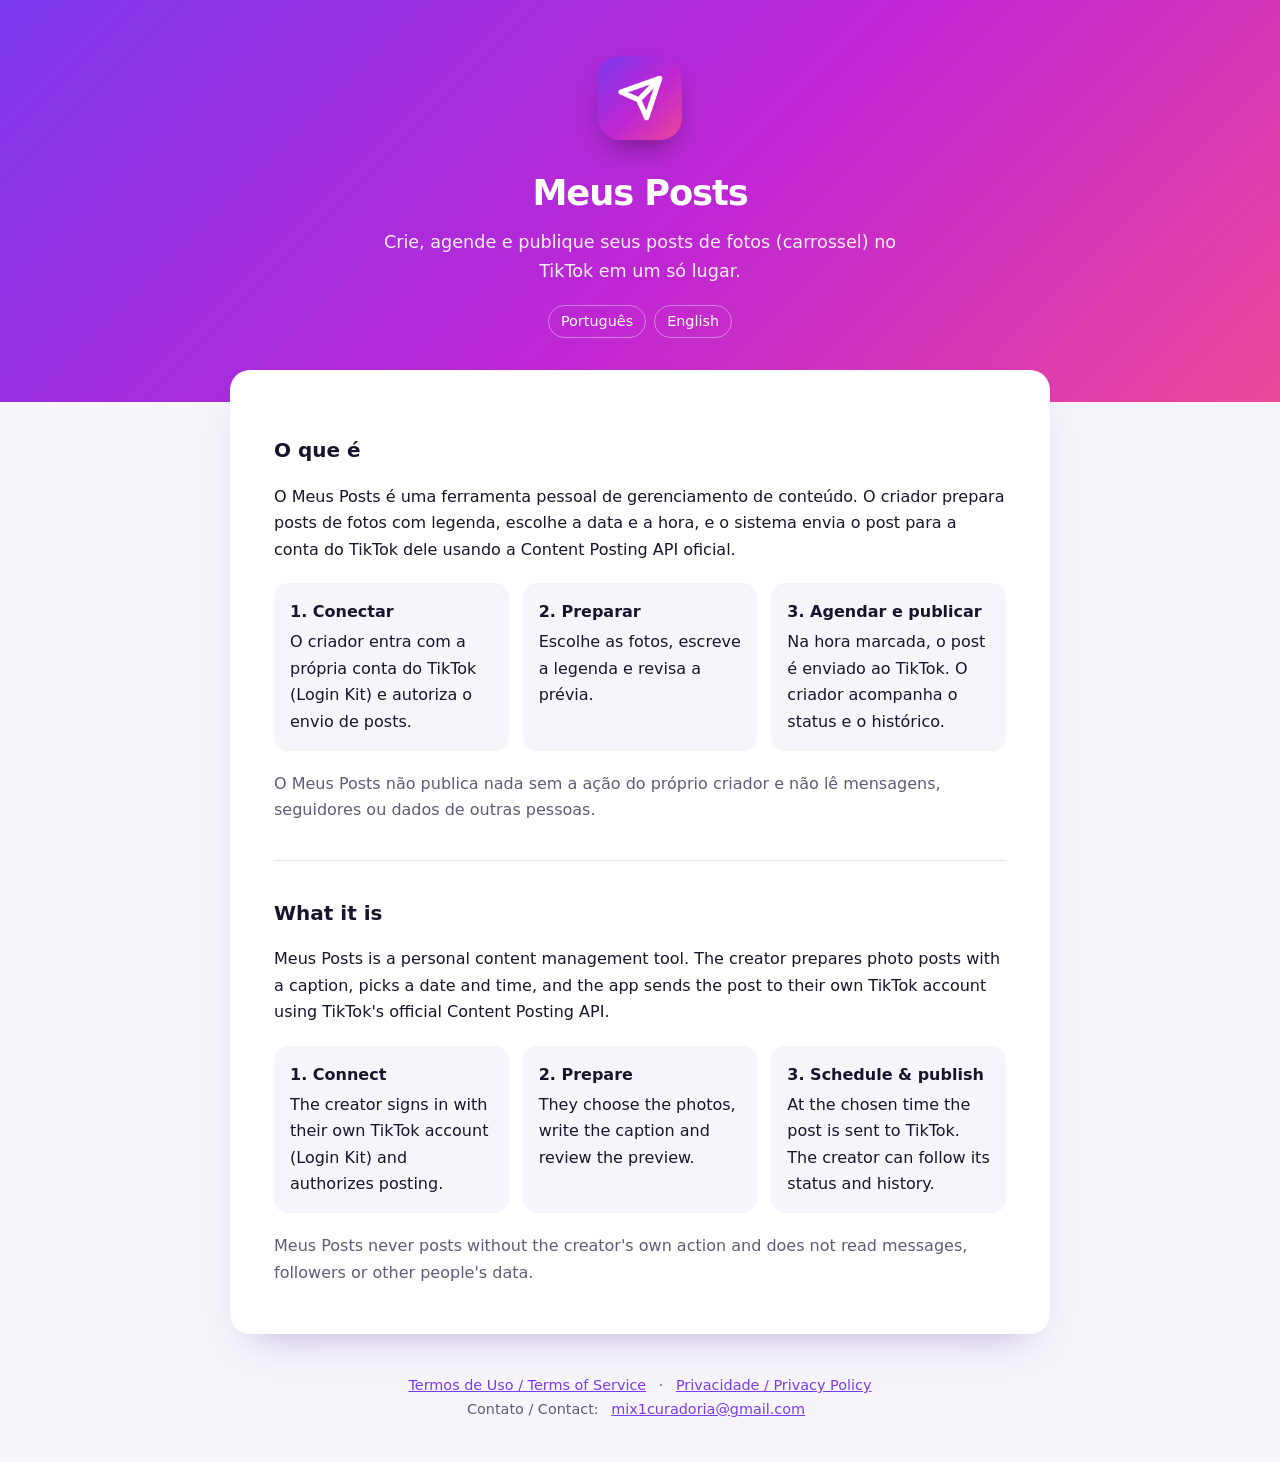
<file: index.html>
<!doctype html>
<html lang="pt-BR">
<head>
<meta charset="utf-8"><meta name="viewport" content="width=device-width, initial-scale=1">
<title>Meus Posts</title>
<meta name="description" content="Meus Posts: crie, agende e publique seus posts do TikTok em um só lugar.">
<link rel="icon" href="icone.png"><link rel="stylesheet" href="estilo.css">
</head>
<body>
<header>
  <img src="icone.png" alt="Meus Posts">
  <h1>Meus Posts</h1>
  <p>Crie, agende e publique seus posts de fotos (carrossel) no TikTok em um só lugar.</p>
  <div class="idiomas"><a href="#pt">Português</a><a href="#en">English</a></div>
</header>
<main>
  <section id="pt">
    <h2>O que é</h2>
    <p>O Meus Posts é uma ferramenta pessoal de gerenciamento de conteúdo. O criador prepara posts de fotos com legenda,
       escolhe a data e a hora, e o sistema envia o post para a conta do TikTok dele usando a Content Posting API oficial.</p>
    <div class="cards">
      <div class="card"><b>1. Conectar</b>O criador entra com a própria conta do TikTok (Login Kit) e autoriza o envio de posts.</div>
      <div class="card"><b>2. Preparar</b>Escolhe as fotos, escreve a legenda e revisa a prévia.</div>
      <div class="card"><b>3. Agendar e publicar</b>Na hora marcada, o post é enviado ao TikTok. O criador acompanha o status e o histórico.</div>
    </div>
    <p class="suave">O Meus Posts não publica nada sem a ação do próprio criador e não lê mensagens, seguidores ou dados de outras pessoas.</p>
  </section>
  <hr>
  <section id="en" lang="en">
    <h2>What it is</h2>
    <p>Meus Posts is a personal content management tool. The creator prepares photo posts with a caption, picks a date and time,
       and the app sends the post to their own TikTok account using TikTok's official Content Posting API.</p>
    <div class="cards">
      <div class="card"><b>1. Connect</b>The creator signs in with their own TikTok account (Login Kit) and authorizes posting.</div>
      <div class="card"><b>2. Prepare</b>They choose the photos, write the caption and review the preview.</div>
      <div class="card"><b>3. Schedule &amp; publish</b>At the chosen time the post is sent to TikTok. The creator can follow its status and history.</div>
    </div>
    <p class="suave">Meus Posts never posts without the creator's own action and does not read messages, followers or other people's data.</p>
  </section>
</main>
<footer><a href="termos.html">Termos de Uso / Terms of Service</a> · <a href="privacidade.html">Privacidade / Privacy Policy</a><br>Contato / Contact: <a href="mailto:mix1curadoria@gmail.com">mix1curadoria@gmail.com</a></footer>
</body>
</html>
</file>
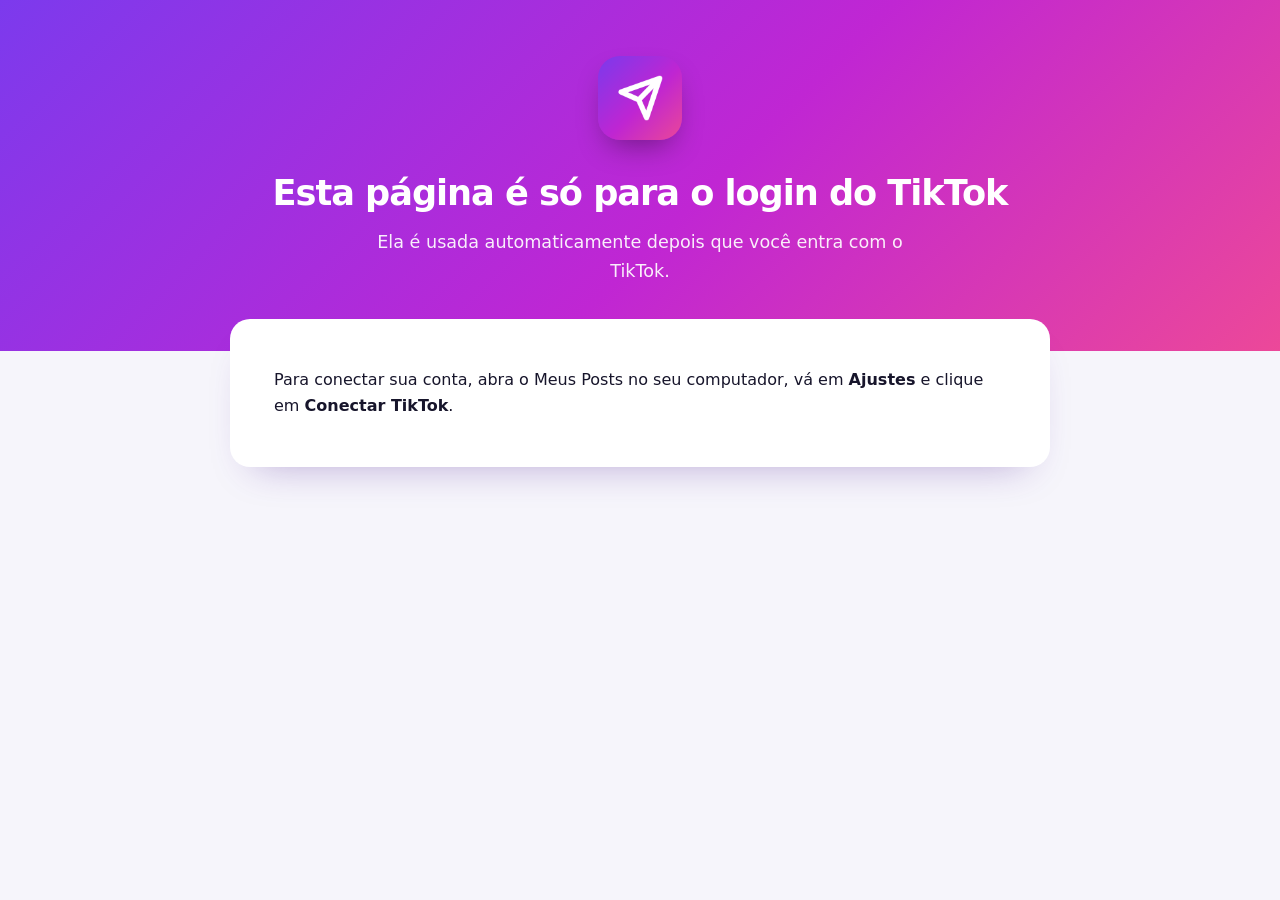
<file: callback.html>
<!doctype html>
<html lang="pt-BR">
<head>
<meta charset="utf-8"><meta name="viewport" content="width=device-width, initial-scale=1">
<title>Conectando… · Meus Posts</title>
<link rel="icon" href="icone.png"><link rel="stylesheet" href="estilo.css">
</head>
<body>
<header>
  <img src="icone.png" alt="Meus Posts">
  <h1>Conectando ao Meus Posts…</h1>
  <p>Voltando para o sistema no seu computador.</p>
</header>
<main>
  <p>Se nada acontecer em alguns segundos, confira se o Meus Posts está aberto no seu computador e
     <a id="link" href="#">clique aqui</a>.</p>
</main>
<script>
  // O TikTok devolve o login aqui; repassamos para o sistema que roda no computador do usuário.
  var q = new URLSearchParams(location.search);
  if (!q.get('code') && !q.get('error')) {
    // Aberta direto, sem vir do login do TikTok: não há nada para repassar.
    document.querySelector('h1').textContent = 'Esta página é só para o login do TikTok';
    document.querySelector('header p').textContent = 'Ela é usada automaticamente depois que você entra com o TikTok.';
    document.querySelector('main').innerHTML = '<p>Para conectar sua conta, abra o Meus Posts no seu computador, vá em <b>Ajustes</b> e clique em <b>Conectar TikTok</b>.</p>';
  } else {
    var destino = 'http://localhost:3000/api/tiktok/callback' + location.search;
    document.getElementById('link').href = destino;
    location.replace(destino);
  }
</script>
</body>
</html>
</file>
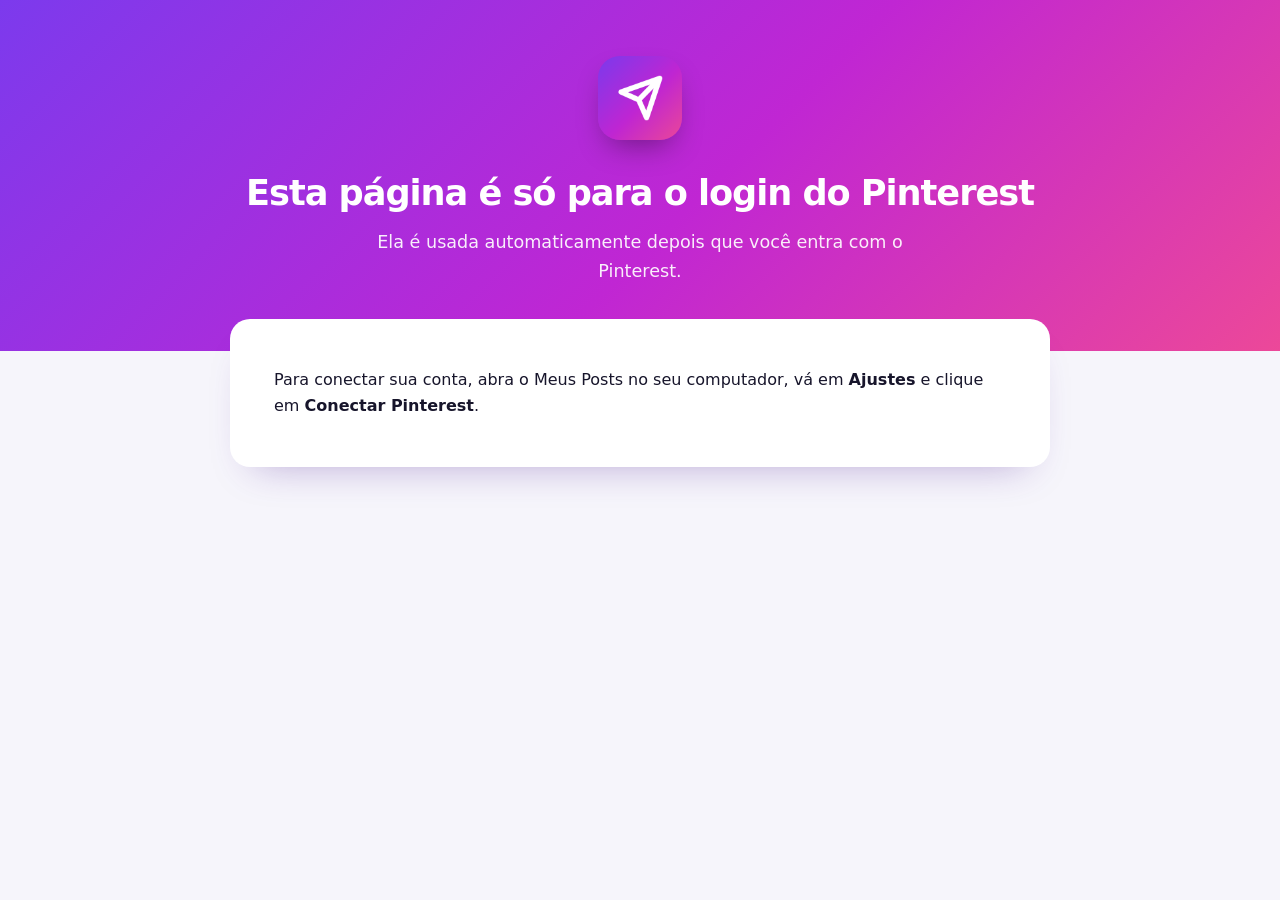
<file: pinterest-callback.html>
<!doctype html>
<html lang="pt-BR">
<head>
<meta charset="utf-8"><meta name="viewport" content="width=device-width, initial-scale=1">
<title>Conectando… · Meus Posts</title>
<link rel="icon" href="icone.png"><link rel="stylesheet" href="estilo.css">
</head>
<body>
<header>
  <img src="icone.png" alt="Meus Posts">
  <h1>Conectando o Pinterest ao Meus Posts…</h1>
  <p>Voltando para o sistema no seu computador.</p>
</header>
<main>
  <p>Se nada acontecer em alguns segundos, confira se o Meus Posts está aberto no seu computador e
     <a id="link" href="#">clique aqui</a>.</p>
</main>
<script>
  // O Pinterest devolve o login aqui; repassamos para o sistema que roda no computador do usuário.
  var q = new URLSearchParams(location.search);
  if (!q.get('code') && !q.get('error')) {
    // Aberta direto, sem vir do login do Pinterest: não há nada para repassar.
    document.querySelector('h1').textContent = 'Esta página é só para o login do Pinterest';
    document.querySelector('header p').textContent = 'Ela é usada automaticamente depois que você entra com o Pinterest.';
    document.querySelector('main').innerHTML = '<p>Para conectar sua conta, abra o Meus Posts no seu computador, vá em <b>Ajustes</b> e clique em <b>Conectar Pinterest</b>.</p>';
  } else {
    var destino = 'http://localhost:3000/api/pinterest/callback' + location.search;
    document.getElementById('link').href = destino;
    location.replace(destino);
  }
</script>
</body>
</html>
</file>
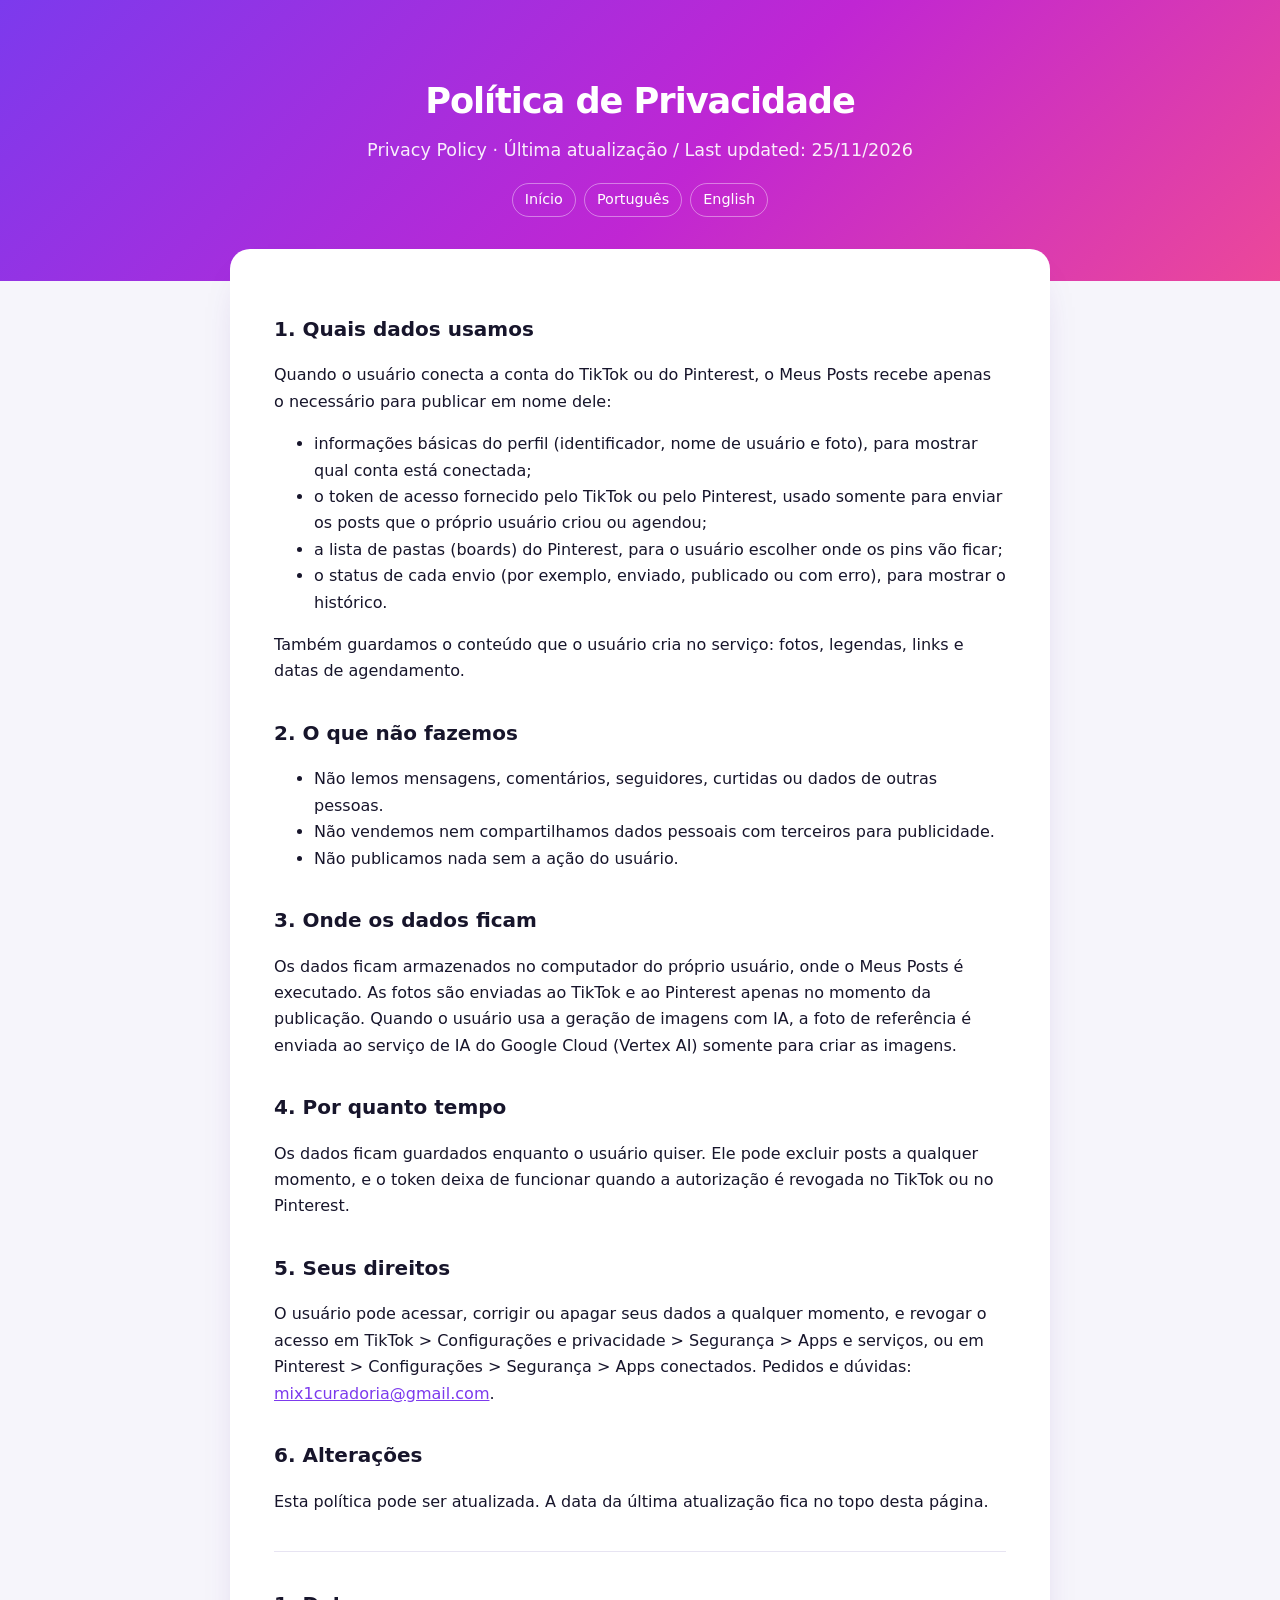
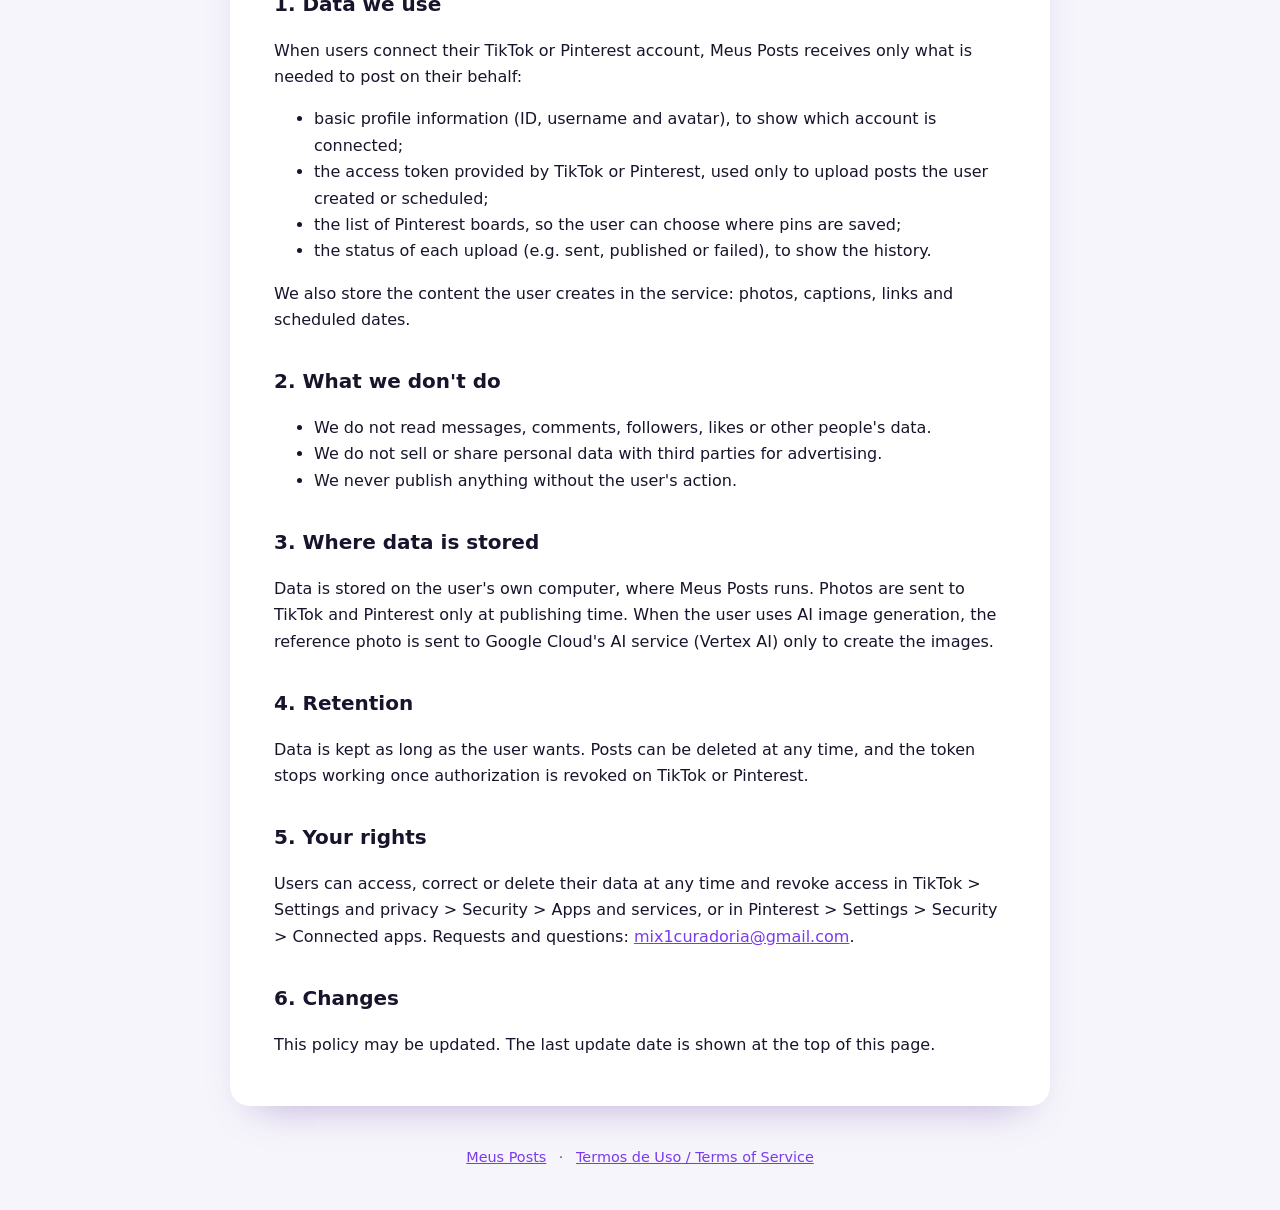
<file: privacidade.html>
<!doctype html>
<html lang="pt-BR">
<head>
<meta charset="utf-8"><meta name="viewport" content="width=device-width, initial-scale=1">
<title>Política de Privacidade · Meus Posts</title>
<link rel="icon" href="icone.png"><link rel="stylesheet" href="estilo.css">
</head>
<body>
<header>
  <h1>Política de Privacidade</h1>
  <p>Privacy Policy · Última atualização / Last updated: 25/11/2026</p>
  <div class="idiomas"><a href="index.html">Início</a><a href="#pt">Português</a><a href="#en">English</a></div>
</header>
<main>
<section id="pt">
  <h2>1. Quais dados usamos</h2>
  <p>Quando o usuário conecta a conta do TikTok ou do Pinterest, o Meus Posts recebe apenas o necessário para publicar em nome dele:</p>
  <ul>
    <li>informações básicas do perfil (identificador, nome de usuário e foto), para mostrar qual conta está conectada;</li>
    <li>o token de acesso fornecido pelo TikTok ou pelo Pinterest, usado somente para enviar os posts que o próprio usuário criou ou agendou;</li>
    <li>a lista de pastas (boards) do Pinterest, para o usuário escolher onde os pins vão ficar;</li>
    <li>o status de cada envio (por exemplo, enviado, publicado ou com erro), para mostrar o histórico.</li>
  </ul>
  <p>Também guardamos o conteúdo que o usuário cria no serviço: fotos, legendas, links e datas de agendamento.</p>
  <h2>2. O que não fazemos</h2>
  <ul>
    <li>Não lemos mensagens, comentários, seguidores, curtidas ou dados de outras pessoas.</li>
    <li>Não vendemos nem compartilhamos dados pessoais com terceiros para publicidade.</li>
    <li>Não publicamos nada sem a ação do usuário.</li>
  </ul>
  <h2>3. Onde os dados ficam</h2>
  <p>Os dados ficam armazenados no computador do próprio usuário, onde o Meus Posts é executado. As fotos são enviadas ao TikTok e ao Pinterest apenas
     no momento da publicação. Quando o usuário usa a geração de imagens com IA, a foto de referência é enviada ao serviço de IA do
     Google Cloud (Vertex AI) somente para criar as imagens.</p>
  <h2>4. Por quanto tempo</h2>
  <p>Os dados ficam guardados enquanto o usuário quiser. Ele pode excluir posts a qualquer momento, e o token deixa de funcionar quando a
     autorização é revogada no TikTok ou no Pinterest.</p>
  <h2>5. Seus direitos</h2>
  <p>O usuário pode acessar, corrigir ou apagar seus dados a qualquer momento, e revogar o acesso em TikTok &gt; Configurações e privacidade
     &gt; Segurança &gt; Apps e serviços, ou em Pinterest &gt; Configurações &gt; Segurança &gt; Apps conectados. Pedidos e dúvidas: <a href="mailto:mix1curadoria@gmail.com">mix1curadoria@gmail.com</a>.</p>
  <h2>6. Alterações</h2>
  <p>Esta política pode ser atualizada. A data da última atualização fica no topo desta página.</p>
</section>
<hr>
<section id="en" lang="en">
  <h2>1. Data we use</h2>
  <p>When users connect their TikTok or Pinterest account, Meus Posts receives only what is needed to post on their behalf:</p>
  <ul>
    <li>basic profile information (ID, username and avatar), to show which account is connected;</li>
    <li>the access token provided by TikTok or Pinterest, used only to upload posts the user created or scheduled;</li>
    <li>the list of Pinterest boards, so the user can choose where pins are saved;</li>
    <li>the status of each upload (e.g. sent, published or failed), to show the history.</li>
  </ul>
  <p>We also store the content the user creates in the service: photos, captions, links and scheduled dates.</p>
  <h2>2. What we don't do</h2>
  <ul>
    <li>We do not read messages, comments, followers, likes or other people's data.</li>
    <li>We do not sell or share personal data with third parties for advertising.</li>
    <li>We never publish anything without the user's action.</li>
  </ul>
  <h2>3. Where data is stored</h2>
  <p>Data is stored on the user's own computer, where Meus Posts runs. Photos are sent to TikTok and Pinterest only at publishing time. When the user
     uses AI image generation, the reference photo is sent to Google Cloud's AI service (Vertex AI) only to create the images.</p>
  <h2>4. Retention</h2>
  <p>Data is kept as long as the user wants. Posts can be deleted at any time, and the token stops working once authorization is revoked on TikTok or Pinterest.</p>
  <h2>5. Your rights</h2>
  <p>Users can access, correct or delete their data at any time and revoke access in TikTok &gt; Settings and privacy &gt; Security &gt;
     Apps and services, or in Pinterest &gt; Settings &gt; Security &gt; Connected apps. Requests and questions: <a href="mailto:mix1curadoria@gmail.com">mix1curadoria@gmail.com</a>.</p>
  <h2>6. Changes</h2>
  <p>This policy may be updated. The last update date is shown at the top of this page.</p>
</section>
</main>
<footer><a href="index.html">Meus Posts</a> · <a href="termos.html">Termos de Uso / Terms of Service</a></footer>
</body>
</html>
</file>
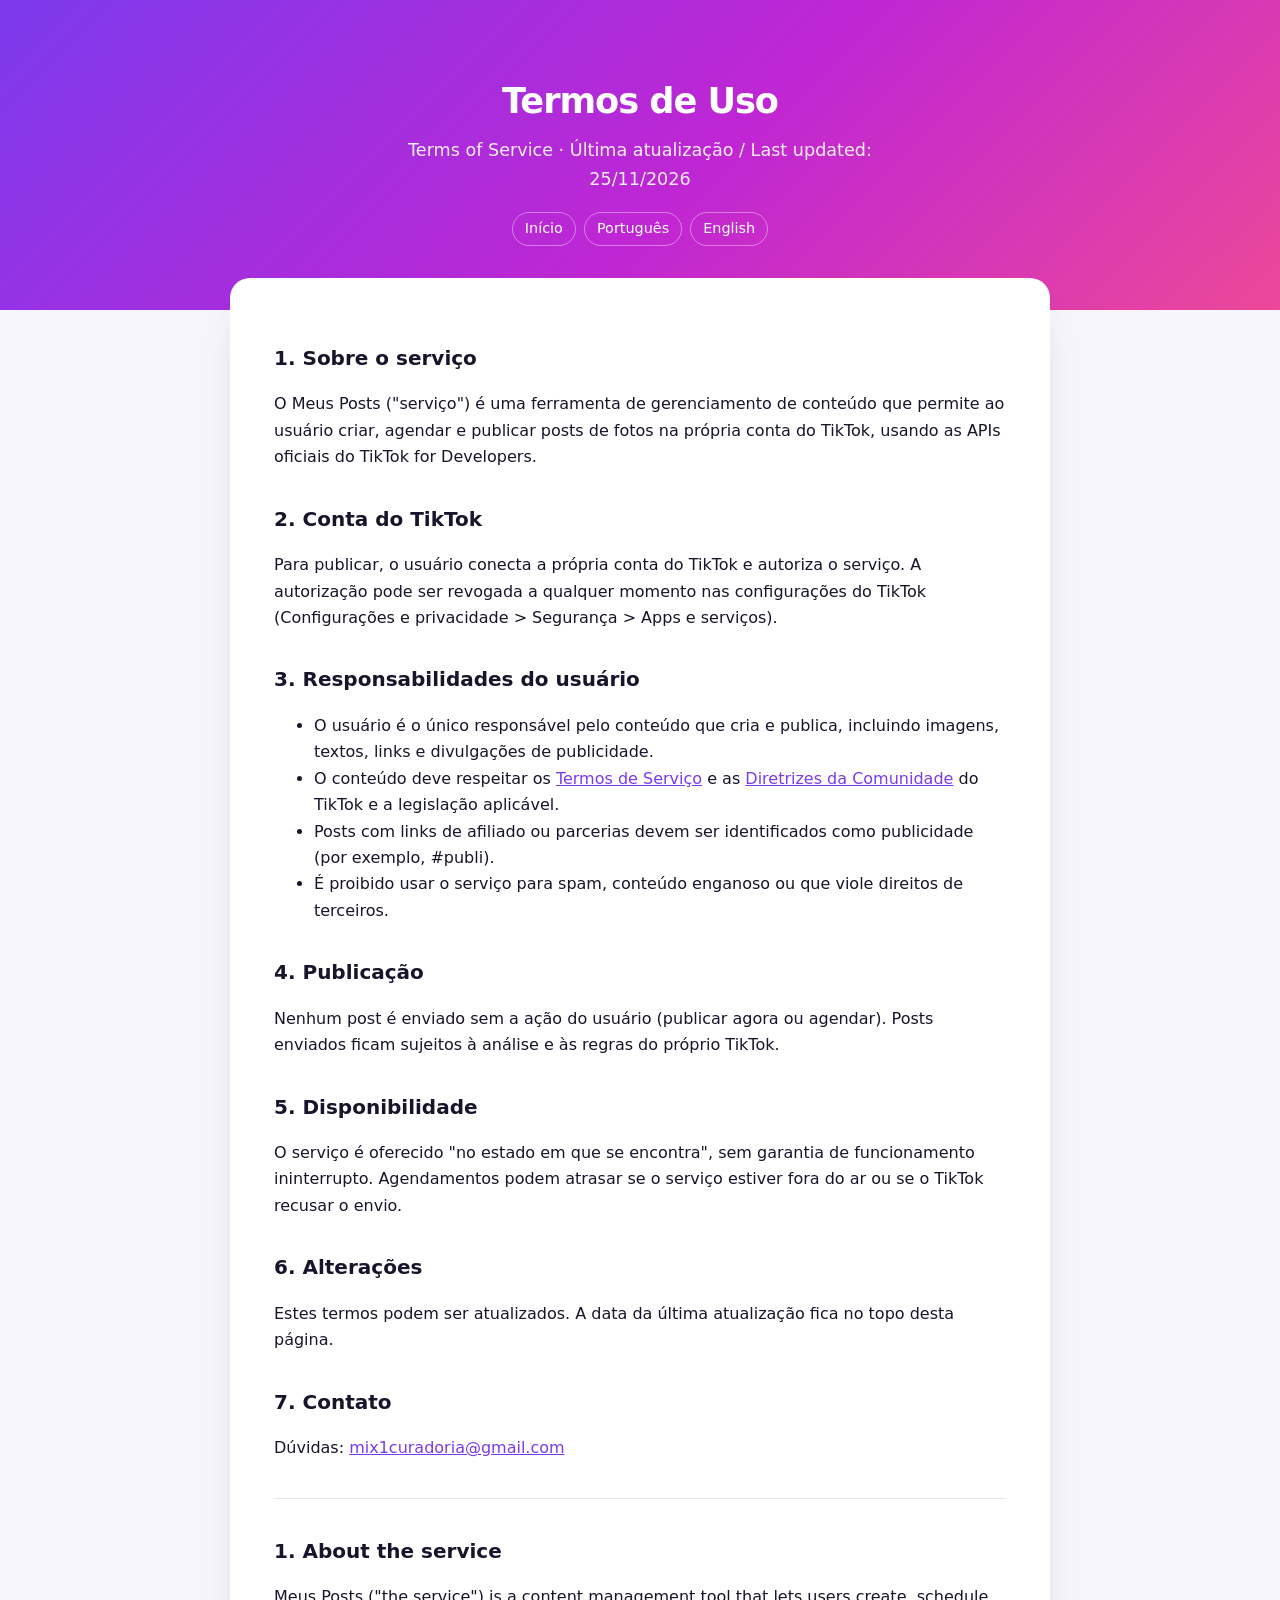
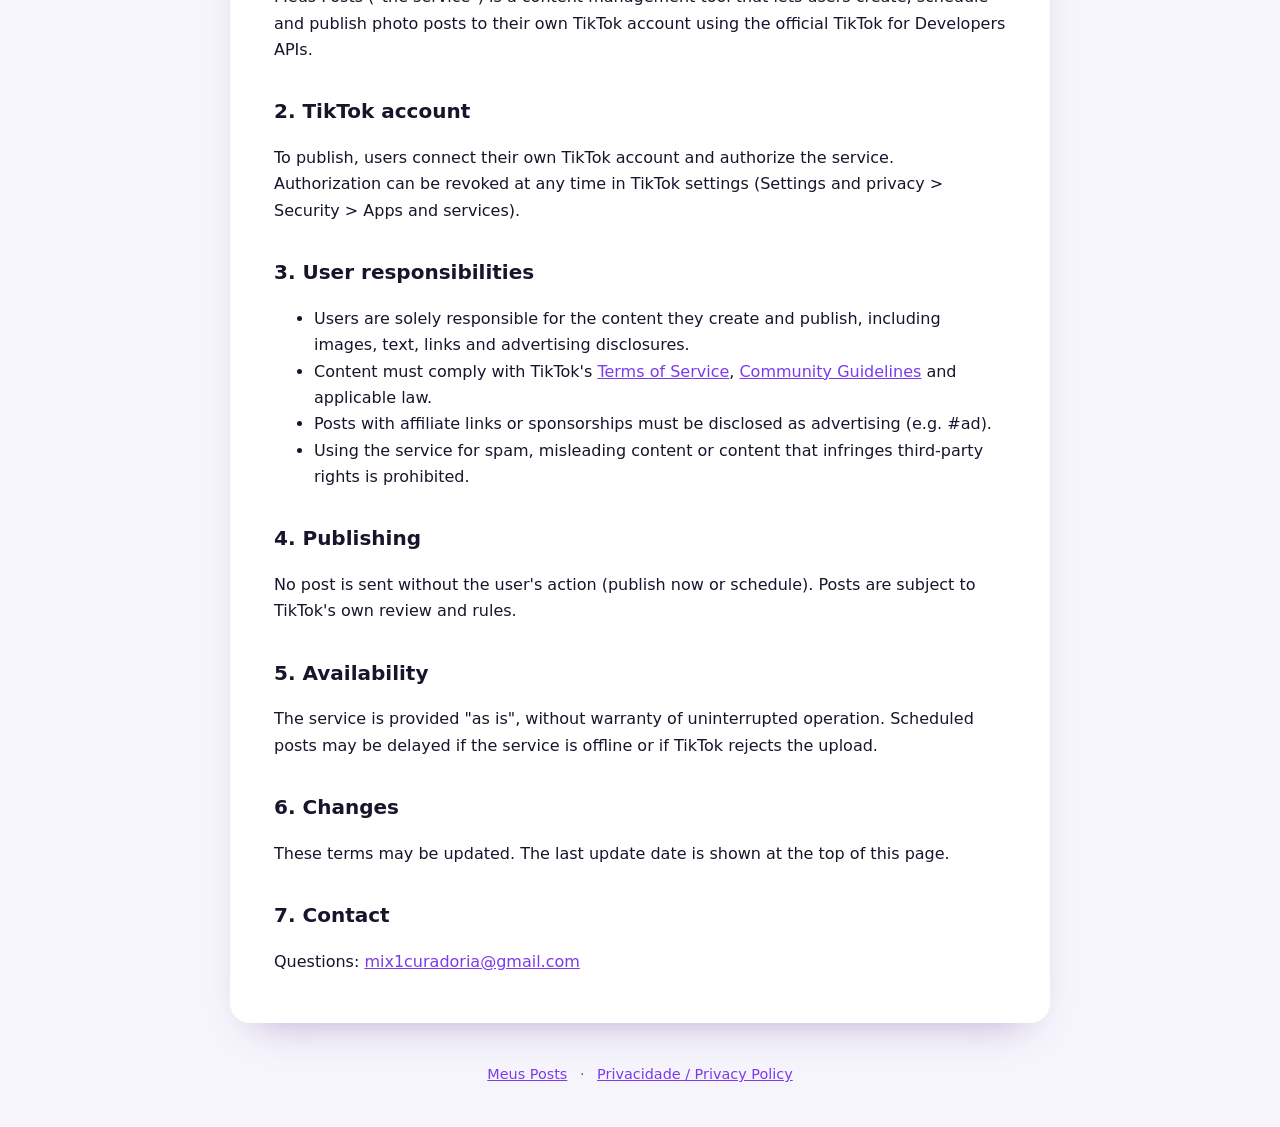
<file: termos.html>
<!doctype html>
<html lang="pt-BR">
<head>
<meta charset="utf-8"><meta name="viewport" content="width=device-width, initial-scale=1">
<title>Termos de Uso · Meus Posts</title>
<link rel="icon" href="icone.png"><link rel="stylesheet" href="estilo.css">
</head>
<body>
<header>
  <h1>Termos de Uso</h1>
  <p>Terms of Service · Última atualização / Last updated: 25/11/2026</p>
  <div class="idiomas"><a href="index.html">Início</a><a href="#pt">Português</a><a href="#en">English</a></div>
</header>
<main>
<section id="pt">
  <h2>1. Sobre o serviço</h2>
  <p>O Meus Posts ("serviço") é uma ferramenta de gerenciamento de conteúdo que permite ao usuário criar, agendar e publicar posts de fotos
     na própria conta do TikTok, usando as APIs oficiais do TikTok for Developers.</p>
  <h2>2. Conta do TikTok</h2>
  <p>Para publicar, o usuário conecta a própria conta do TikTok e autoriza o serviço. A autorização pode ser revogada a qualquer momento
     nas configurações do TikTok (Configurações e privacidade &gt; Segurança &gt; Apps e serviços).</p>
  <h2>3. Responsabilidades do usuário</h2>
  <ul>
    <li>O usuário é o único responsável pelo conteúdo que cria e publica, incluindo imagens, textos, links e divulgações de publicidade.</li>
    <li>O conteúdo deve respeitar os <a href="https://www.tiktok.com/legal/terms-of-service">Termos de Serviço</a> e as
        <a href="https://www.tiktok.com/community-guidelines">Diretrizes da Comunidade</a> do TikTok e a legislação aplicável.</li>
    <li>Posts com links de afiliado ou parcerias devem ser identificados como publicidade (por exemplo, #publi).</li>
    <li>É proibido usar o serviço para spam, conteúdo enganoso ou que viole direitos de terceiros.</li>
  </ul>
  <h2>4. Publicação</h2>
  <p>Nenhum post é enviado sem a ação do usuário (publicar agora ou agendar). Posts enviados ficam sujeitos à análise e às regras do próprio TikTok.</p>
  <h2>5. Disponibilidade</h2>
  <p>O serviço é oferecido "no estado em que se encontra", sem garantia de funcionamento ininterrupto. Agendamentos podem atrasar se o
     serviço estiver fora do ar ou se o TikTok recusar o envio.</p>
  <h2>6. Alterações</h2>
  <p>Estes termos podem ser atualizados. A data da última atualização fica no topo desta página.</p>
  <h2>7. Contato</h2>
  <p>Dúvidas: <a href="mailto:mix1curadoria@gmail.com">mix1curadoria@gmail.com</a></p>
</section>
<hr>
<section id="en" lang="en">
  <h2>1. About the service</h2>
  <p>Meus Posts ("the service") is a content management tool that lets users create, schedule and publish photo posts to their own
     TikTok account using the official TikTok for Developers APIs.</p>
  <h2>2. TikTok account</h2>
  <p>To publish, users connect their own TikTok account and authorize the service. Authorization can be revoked at any time in TikTok
     settings (Settings and privacy &gt; Security &gt; Apps and services).</p>
  <h2>3. User responsibilities</h2>
  <ul>
    <li>Users are solely responsible for the content they create and publish, including images, text, links and advertising disclosures.</li>
    <li>Content must comply with TikTok's <a href="https://www.tiktok.com/legal/terms-of-service">Terms of Service</a>,
        <a href="https://www.tiktok.com/community-guidelines">Community Guidelines</a> and applicable law.</li>
    <li>Posts with affiliate links or sponsorships must be disclosed as advertising (e.g. #ad).</li>
    <li>Using the service for spam, misleading content or content that infringes third-party rights is prohibited.</li>
  </ul>
  <h2>4. Publishing</h2>
  <p>No post is sent without the user's action (publish now or schedule). Posts are subject to TikTok's own review and rules.</p>
  <h2>5. Availability</h2>
  <p>The service is provided "as is", without warranty of uninterrupted operation. Scheduled posts may be delayed if the service is offline
     or if TikTok rejects the upload.</p>
  <h2>6. Changes</h2>
  <p>These terms may be updated. The last update date is shown at the top of this page.</p>
  <h2>7. Contact</h2>
  <p>Questions: <a href="mailto:mix1curadoria@gmail.com">mix1curadoria@gmail.com</a></p>
</section>
</main>
<footer><a href="index.html">Meus Posts</a> · <a href="privacidade.html">Privacidade / Privacy Policy</a></footer>
</body>
</html>
</file>
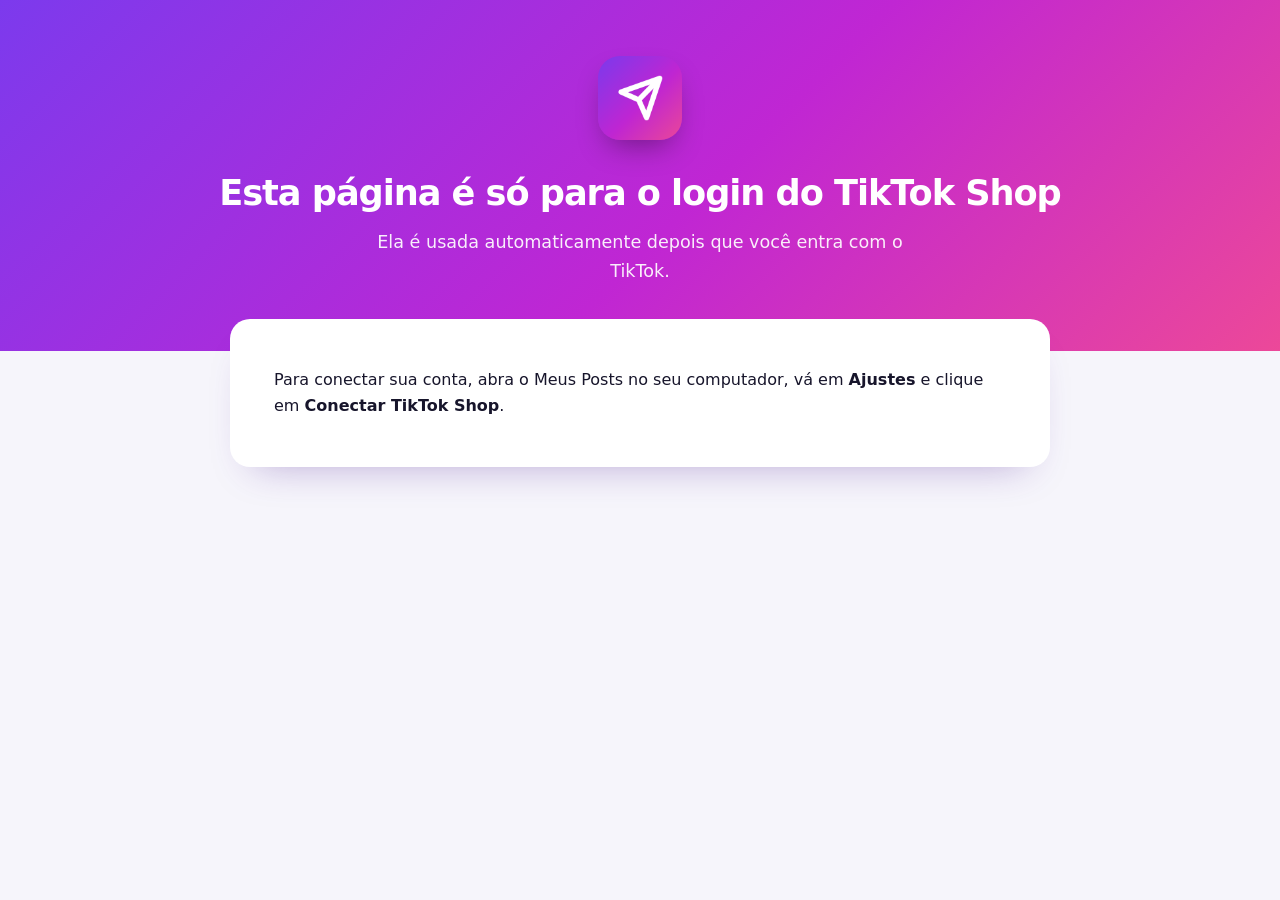
<file: tiktokshop-callback.html>
<!doctype html>
<html lang="pt-BR">
<head>
<meta charset="utf-8"><meta name="viewport" content="width=device-width, initial-scale=1">
<title>Conectando… · Meus Posts</title>
<link rel="icon" href="icone.png"><link rel="stylesheet" href="estilo.css">
</head>
<body>
<header>
  <img src="icone.png" alt="Meus Posts">
  <h1>Conectando o TikTok Shop ao Meus Posts…</h1>
  <p>Voltando para o sistema no seu computador.</p>
</header>
<main>
  <p>Se nada acontecer em alguns segundos, confira se o Meus Posts está aberto no seu computador e
     <a id="link" href="#">clique aqui</a>.</p>
</main>
<script>
  // O TikTok devolve o login aqui; repassamos para o sistema que roda no computador do usuário.
  var q = new URLSearchParams(location.search);
  if (!q.get('code') && !q.get('auth_code') && !q.get('error')) {
    // Aberta direto, sem vir do login do TikTok: não há nada para repassar.
    document.querySelector('h1').textContent = 'Esta página é só para o login do TikTok Shop';
    document.querySelector('header p').textContent = 'Ela é usada automaticamente depois que você entra com o TikTok.';
    document.querySelector('main').innerHTML = '<p>Para conectar sua conta, abra o Meus Posts no seu computador, vá em <b>Ajustes</b> e clique em <b>Conectar TikTok Shop</b>.</p>';
  } else {
    var destino = 'http://localhost:3000/api/tiktokshop/callback' + location.search;
    document.getElementById('link').href = destino;
    location.replace(destino);
  }
</script>
</body>
</html>
</file>
<file: estilo.css>
:root { --roxo: #7c3aed; --rosa: #ec4899; --texto: #17152b; --suave: #5f5b78; --fundo: #f6f5fb; }
* { box-sizing: border-box; }
body { margin: 0; font-family: system-ui, 'Segoe UI', Roboto, sans-serif; color: var(--texto); background: var(--fundo); line-height: 1.65; }
header { background: linear-gradient(135deg, #7c3aed, #c026d3 55%, #ec4899); color: #fff; padding: 56px 20px 64px; text-align: center; }
header img { width: 84px; height: 84px; border-radius: 22px; box-shadow: 0 14px 30px -10px #0006; }
header h1 { margin: 16px 0 6px; font-size: 2.2rem; letter-spacing: -.03em; }
header p { margin: 0 auto; max-width: 560px; opacity: .92; font-size: 1.1rem; }
main { max-width: 820px; margin: -32px auto 40px; background: #fff; border-radius: 20px; padding: 32px clamp(18px, 5vw, 44px); box-shadow: 0 20px 40px -24px #4c1d9566; }
h2 { margin-top: 32px; font-size: 1.25rem; } h3 { margin-top: 22px; font-size: 1.05rem; }
a { color: var(--roxo); }
.idiomas { display: flex; gap: 8px; justify-content: center; margin-top: 18px; }
.idiomas a { color: #fff; border: 1px solid #ffffff66; padding: 4px 12px; border-radius: 99px; text-decoration: none; font-size: .9rem; }
.cards { display: grid; grid-template-columns: repeat(auto-fit, minmax(200px, 1fr)); gap: 14px; margin: 20px 0; }
.card { background: var(--fundo); border-radius: 14px; padding: 16px; }
.card b { display: block; margin-bottom: 4px; }
small, .suave { color: var(--suave); }
footer { text-align: center; padding: 0 20px 40px; color: var(--suave); font-size: .9rem; }
footer a { margin: 0 8px; }
hr { border: 0; border-top: 1px solid #e7e4f2; margin: 36px 0; }
</file>
